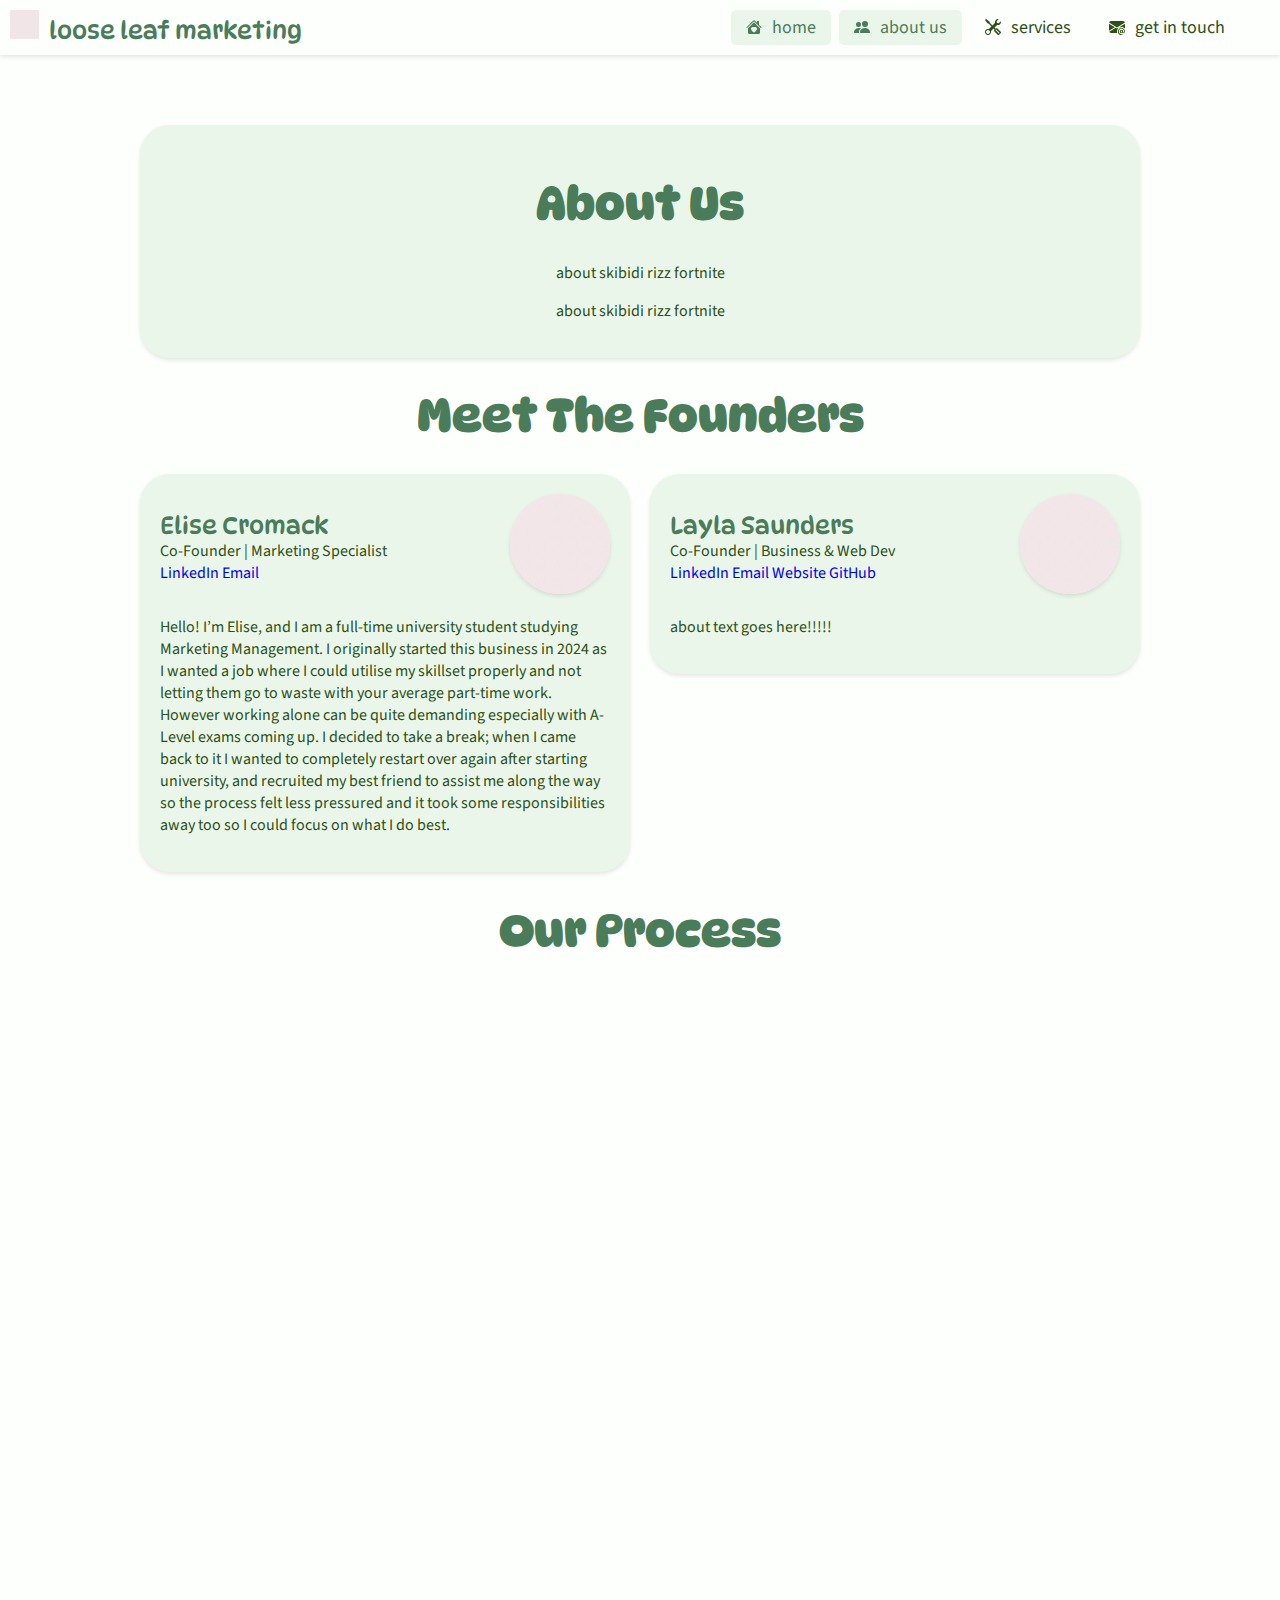
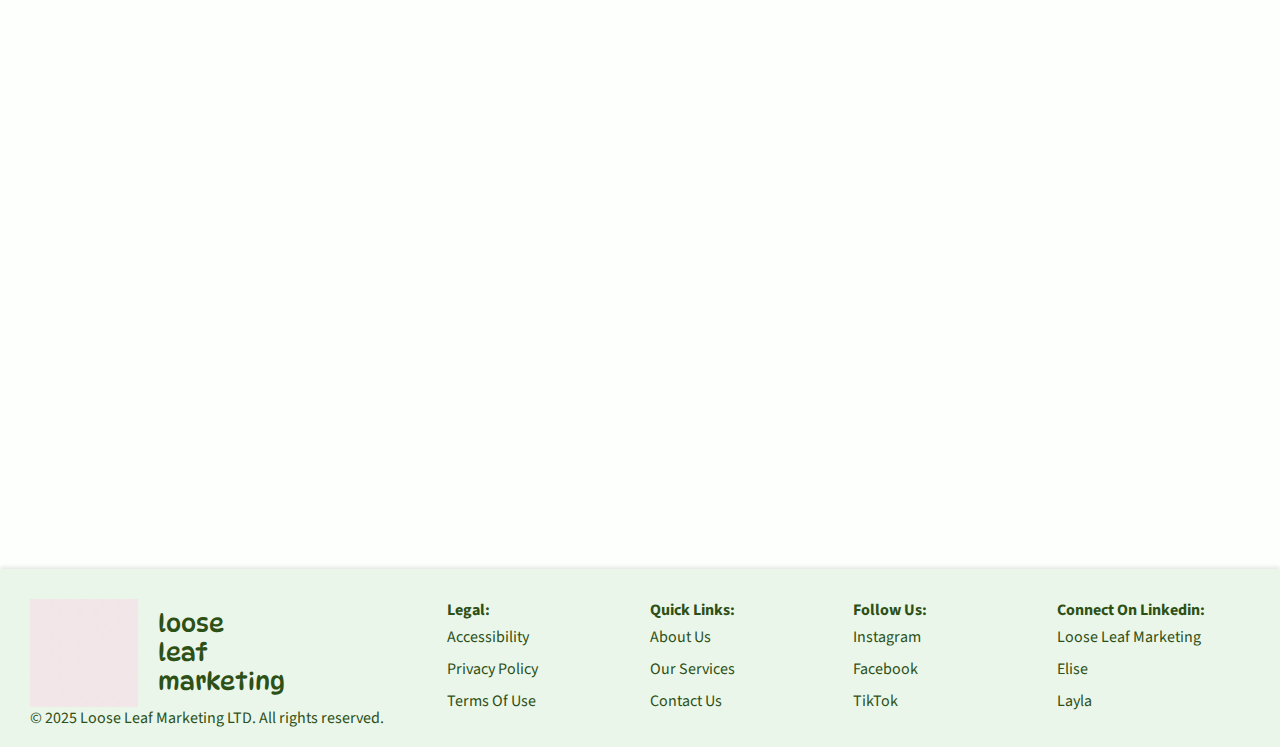
<file: about/index.html>
<!DOCTYPE html>
<html lang="en">
<head>
	<meta charset="UTF-8">
	<meta name="viewport" content="width=device-width, initial-scale=1.0">
	<link rel="stylesheet" href="/x/css/style.css" />
	<title>Loose Leaf Marketing</title>
</head>
<body>
<div id="header-placeholder"></div>

<main>
	<div class="start scroll-animate">
        <h1 class="title">About Us</h1>
        <p>about skibidi rizz fortnite</p>
        <p>about skibidi rizz fortnite</p>
    </div>
    <div class="heading scroll-animate"><h1 class="title">Meet The Founders</h1></div>
    <div class="container scroll-animate">
        <div class="left">
            <div class="card">
                <div class="container-noresize">
                    <div class="left-noresize-scale">
                        <span class="name">Elise Cromack</span><br>
                        <span class="job">Co-Founder | Marketing Specialist</span><br>
                        <a href="https://www.linkedin.com/in/elise-cromack-a5686b390/" class="button2">LinkedIn</a>
                        <a href="/x/contact.html" class="button2">Email</a>
                    </div>
                    <div class="right-noresize-scale">
                        <img src="/x/images/elise.png" alt="Founders" class="image-profile">
                    </div>
                </div>
                <p>
                    Hello! I’m Elise, and I am a full-time university student 
                    studying Marketing Management. I originally started this 
                    business in 2024 as I wanted a job where I could utilise 
                    my skillset properly and not letting them go to waste with 
                    your average part-time work. However working alone can be 
                    quite demanding especially with A-Level exams coming up. 
                    I decided to take a break; when I came back to it I wanted 
                    to completely restart over again after starting university, 
                    and recruited my best friend to assist me along the way so 
                    the process felt less pressured and it took some 
                    responsibilities away too so I could focus on what I do best.
                </p>
            </div>
        </div>
        <div class="right">
            <div class="card">
                <div class="container-noresize">
                    <div class="left-noresize-scale">
                        <span class="name">Layla Saunders</span><br>
                        <span class="job">Co-Founder | Business & Web Dev</span><br>
                        <a href="https://www.linkedin.com/in/laylasaunders/" class="button2">LinkedIn</a>
                        <a href="/x/contact.html" class="button2">Email</a>
                        <a href="https://www.laylasaunders.co.uk/" class="button2">Website</a>
                        <a href="https://github.com/laylasaunders07/" class="button2">GitHub</a>
                    </div>
                    <div class="right-noresize-scale">
                        <img src="/x/images/layla.png" alt="Founders" class="image-profile">
                    </div>
                </div>
                <p>
                    about text goes here!!!!!
                </p>
            </div>
        </div>
    </div>
    <div class="heading scroll-animate"><h1 class="title">Our Process</h1></div>
    <div class="container scroll-animate">
        <div class="left">
            <div class="container-noresize">
                <div class="left-noresize">
                    <div class="card">
                        <span class="name">Step 1: Consultation</span><br>
                        <p>
                        We begin by understanding your business needs and goals through a detailed consultation.
                        </p>
                    </div>
                </div>
                <div class="right-noresize">
                    <div class="card">
                        <span class="name">Step 1: Consultation</span><br>
                        <p>
                        We begin by understanding your business needs and goals through a detailed consultation.
                        </p>
                    </div>
                </div>
            </div>
        </div>
        <div class="right">
            <div class="container-noresize">
                <div class="left-noresize">
                    <div class="card">
                        <span class="name">Step 1: Consultation</span><br>
                        <p>
                        We begin by understanding your business needs and goals through a detailed consultation.
                        </p>
                    </div>
                </div>
                <div class="right-noresize">
                    <div class="card">
                        <span class="name">Step 1: Consultation</span><br>
                        <p>
                        We begin by understanding your business needs and goals through a detailed consultation.
                        </p>
                    </div>
                </div>
            </div>
        </div>
    </div>
    <div class="heading scroll-animate"><h1 class="title">What Makes Us Different?</h1></div>
    <div class="card scroll-animate">
        <p>We pride ourselves on our unique approach to marketing, focusing on personalized strategies and measurable results.
            We pride ourselves on our unique approach to marketing, focusing on personalized strategies and measurable results.
            We pride ourselves on our unique approach to marketing, focusing on personalized strategies and measurable results.
            We pride ourselves on our unique approach to marketing, focusing on personalized strategies and measurable results.
        </p>
    </div>
    <div class="heading scroll-animate"><h1 class="title">Our Approach</h1></div>
    <div class="container scroll-animate">
        <div class="left">
            <div class="container-noresize">
                <div class="left-noresize">
                    <div class="card">
                        <span class="name">Step 1: Consultation</span><br>
                        <p>
                        We begin by understanding your business needs and goals through a detailed consultation.
                        </p>
                    </div>
                </div>
                <div class="right-noresize">
                    <div class="card">
                        <span class="name">Step 1: Consultation</span><br>
                        <p>
                        We begin by understanding your business needs and goals through a detailed consultation.
                        </p>
                    </div>
                </div>
            </div>
        </div>
        <div class="right">
            <div class="container-noresize">
                <div class="left-noresize">
                    <div class="card">
                        <span class="name">Step 1: Consultation</span><br>
                        <p>
                        We begin by understanding your business needs and goals through a detailed consultation.
                        </p>
                    </div>
                </div>
                <div class="right-noresize">
                    <div class="card">
                        <span class="name">Step 1: Consultation</span><br>
                        <p>
                        We begin by understanding your business needs and goals through a detailed consultation.
                        </p>
                    </div>
                </div>
            </div>
        </div>
    </div>
    <div class="heading scroll-animate"><h1 class="title">Contact us</h1></div>
    <div class="start scroll-animate">
        <p>Ready to get your business on the map? Reach out now for a free consultation!</p><br>
        <a href="/contact/" class="button1">Contact Us</a>
    </div>
    <br><br>
</main>

<div id="footer-placeholder"></div>

<script src="/x/js/layout.js"></script>
<script src="/x/js/scroll-animation.js"></script>
</body>
</html>
</file>
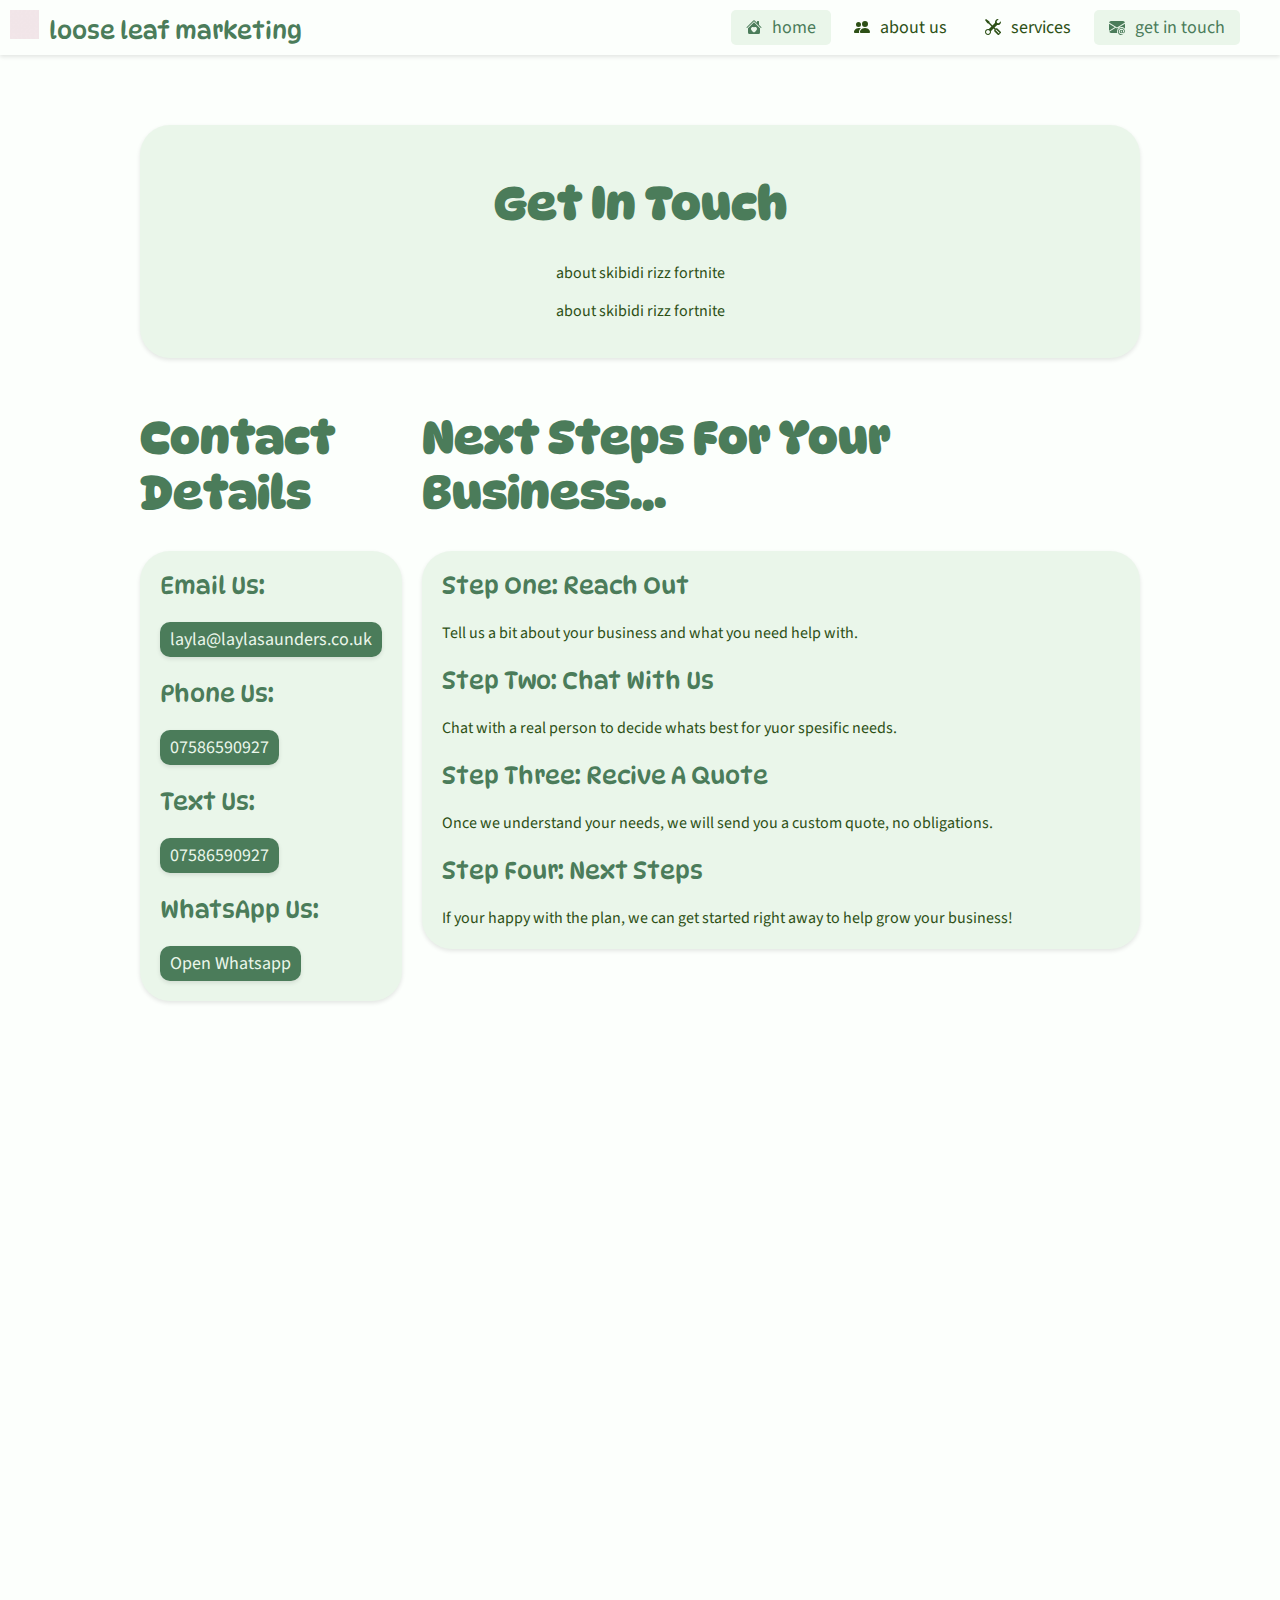
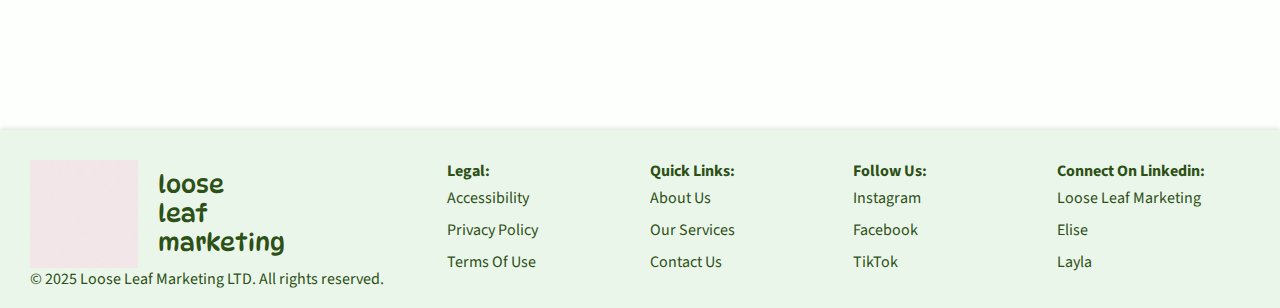
<file: contact/index.html>
<!DOCTYPE html>
<html lang="en">
<head>
	<meta charset="UTF-8">
	<meta name="viewport" content="width=device-width, initial-scale=1.0">
	<link rel="stylesheet" href="/x/css/style.css" />
	<title>Loose Leaf Marketing</title>
</head>
<body>
<div id="header-placeholder"></div>

<main>
    <div class="start scroll-animate">
        <h1 class="title">Get In Touch</h1>
        <p>about skibidi rizz fortnite</p>
        <p>about skibidi rizz fortnite</p>
    </div><br>
    <div class="container scroll-animate">
        <div class="left-scale">
            <div>
                <h1 class="title">Contact<br>Details</h1>
            </div>
            <div class="card">
                <span class="name">Email Us:</span><br><br>
                <div class="button1">
                    layla@laylasaunders.co.uk
                </div><br><br>
                <span class="name">Phone Us:</span><br><br>
                <div class="button1">
                    07586590927
                </div><br><br>
                <span class="name">Text Us:</span><br><br>
                <div class="button1">
                    07586590927
                </div><br><br>
                <span class="name">WhatsApp Us:</span><br><br>
                <div class="button1">
                    Open Whatsapp
                </div>
            </div>
        </div>
        <div class="right-scale">
            <div>
                <h1 class="title">Next Steps For Your Business...</h1>
            </div>
            <div class="card">
                <span class="name">Step One: Reach Out</span><br><br>
                <div class="">
                    Tell us a bit about your business and what you need help with.
                </div><br>
                <span class="name">Step Two: Chat With Us</span><br><br>
                <div class="">
                    Chat with a real person to decide whats best for yuor spesific needs.
                </div><br>
                <span class="name">Step Three: Recive A Quote</span><br><br>
                <div class="">
                    Once we understand your needs, we will send you a custom quote, no obligations.
                </div><br>
                <span class="name">Step Four: Next Steps</span><br><br>
                <div class="">
                    If your happy with the plan, we can get started right away to help grow your business!
                </div>
            </div>
        </div>
    </div>
    <div class="heading scroll-animate"><h1 class="title">Contact The Founders Directly</h1></div>
    <div class="container scroll-animate">
        <div class="left">
            <div class="card">
                <div class="container-noresize">
                    <div class="left-noresize-scale">
                        <span class="name">Elise Cromack</span><br>
                        <span class="job">Co-Founder | Marketing Specialist</span><br>
                        <a href="https://www.linkedin.com/in/elise-cromack-a5686b390/" class="button2">LinkedIn</a>
                        <a href="/x/contact.html" class="button2">Email</a>
                    </div>
                    <div class="right-noresize-scale">
                        <img src="/x/images/elise.png" alt="Founders" class="image-profile">
                    </div>
                </div>
            </div>
        </div>
        <div class="right">
            <div class="card">
                <div class="container-noresize">
                    <div class="left-noresize-scale">
                        <span class="name">Layla Saunders</span><br>
                        <span class="job">Co-Founder | Business & Web Dev</span><br>
                        <a href="https://www.linkedin.com/in/laylasaunders/" class="button2">LinkedIn</a>
                        <a href="/x/contact.html" class="button2">Email</a>
                        <a href="https://www.laylasaunders.co.uk/" class="button2">Website</a>
                        <a href="https://github.com/laylasaunders07/" class="button2">GitHub</a>
                    </div>
                    <div class="right-noresize-scale">
                        <img src="/x/images/layla.png" alt="Founders" class="image-profile">
                    </div>
                </div>
            </div>
        </div>
    </div>
    <div class="heading scroll-animate"><h1 class="title">Frequently Asked Questions</h1></div>
    <section class="faq scroll-animate">
        <details>
            <summary>What is your return policy?</summary>
            <p>We offer returns within 30 days of purchase with a valid receipt.</p>
        </details>

        <details>
            <summary>Do you ship internationally?</summary>
            <p>Yes, we ship worldwide. Shipping costs vary by location.</p>
        </details>

        <details>
            <summary>How can I contact support?</summary>
            <p>You can reach us at support@example.com.</p>
        </details>
    </section>
	<br><br>
</main>

<div id="footer-placeholder"></div>

<script src="/x/js/layout.js"></script>
<script src="/x/js/scroll-animation.js"></script>
</body>
</html>
</file>
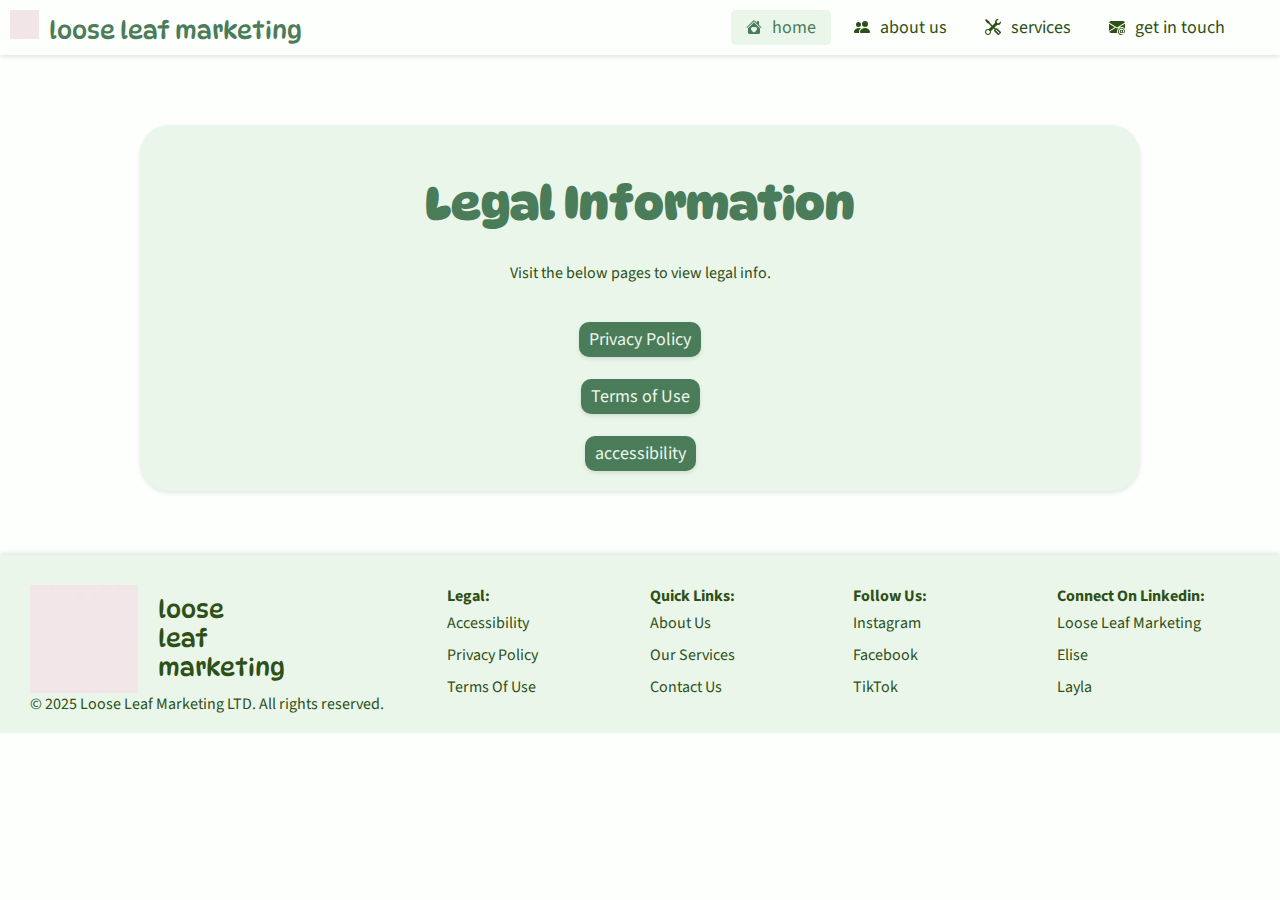
<file: legal/index.html>
<!DOCTYPE html>
<html lang="en">
<head>
	<meta charset="UTF-8">
	<meta name="viewport" content="width=device-width, initial-scale=1.0">
	<link rel="stylesheet" href="/x/css/style.css" />
	<title>Loose Leaf Marketing</title>
</head>
<body>
<div id="header-placeholder"></div>

<main>
	<div class="start">
        <h1 class="title">Legal Information</h1>
        <p>Visit the below pages to view legal info.</p><br>
        <a href="/legal/privacy/" class="button1">Privacy Policy</a><br><br>
        <a href="/legal/terms/" class="button1">Terms of Use</a><br><br>
        <a href="/legal/accessibility/" class="button1">accessibility</a>
    </div><br><br>
</main>

<div id="footer-placeholder"></div>

<script src="/x/js/layout.js"></script>
</body>
</html>
</file>
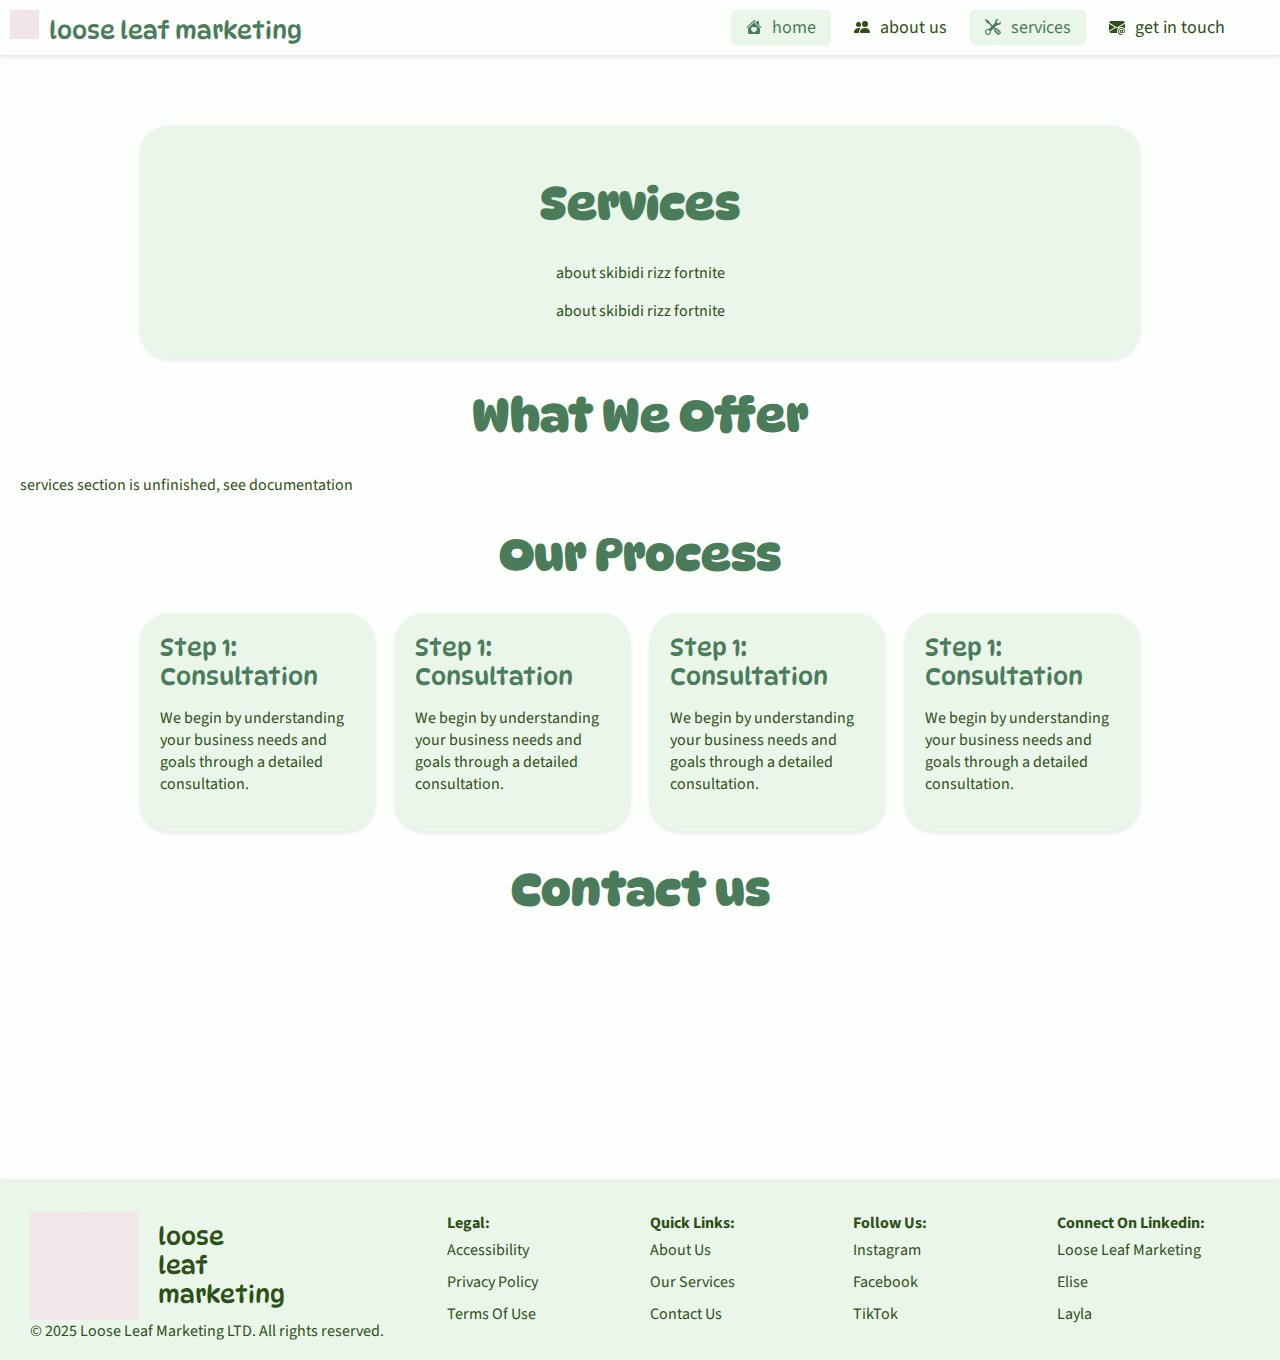
<file: services/index.html>
<!DOCTYPE html>
<html lang="en">
<head>
	<meta charset="UTF-8">
	<meta name="viewport" content="width=device-width, initial-scale=1.0">
	<link rel="stylesheet" href="/x/css/style.css" />
	<title>Loose Leaf Marketing</title>
</head>
<body>
<div id="header-placeholder"></div>

<main>
	<div class="start scroll-animate">
        <h1 class="title">Services</h1>
        <p>about skibidi rizz fortnite</p>
        <p>about skibidi rizz fortnite</p>
    </div>
    <div class="heading scroll-animate"><h1 class="title">What We Offer</h1></div>
    <div class="scroll-animate">
        services section is unfinished, see documentation
    </div>
    <div class="heading scroll-animate"><h1 class="title">Our Process</h1></div>
    <div class="container scroll-animate">
        <div class="left">
            <div class="container-noresize">
                <div class="left-noresize">
                    <div class="card">
                        <span class="name">Step 1: Consultation</span><br>
                        <p>
                        We begin by understanding your business needs and goals through a detailed consultation.
                        </p>
                    </div>
                </div>
                <div class="right-noresize">
                    <div class="card">
                        <span class="name">Step 1: Consultation</span><br>
                        <p>
                        We begin by understanding your business needs and goals through a detailed consultation.
                        </p>
                    </div>
                </div>
            </div>
        </div>
        <div class="right">
            <div class="container-noresize">
                <div class="left-noresize">
                    <div class="card">
                        <span class="name">Step 1: Consultation</span><br>
                        <p>
                        We begin by understanding your business needs and goals through a detailed consultation.
                        </p>
                    </div>
                </div>
                <div class="right-noresize">
                    <div class="card">
                        <span class="name">Step 1: Consultation</span><br>
                        <p>
                        We begin by understanding your business needs and goals through a detailed consultation.
                        </p>
                    </div>
                </div>
            </div>
        </div>
    </div>
    <div class="heading scroll-animate"><h1 class="title">Contact us</h1></div>
    <div class="start scroll-animate">
        <p>Ready to get your business on the map? Reach out now for a free consultation!</p><br>
        <a href="/contact/" class="button1">Contact Us</a>
    </div>
    <br><br>
</main>

<div id="footer-placeholder"></div>

<script src="/x/js/layout.js"></script>
<script src="/x/js/scroll-animation.js"></script>
</body>
</html>
</file>
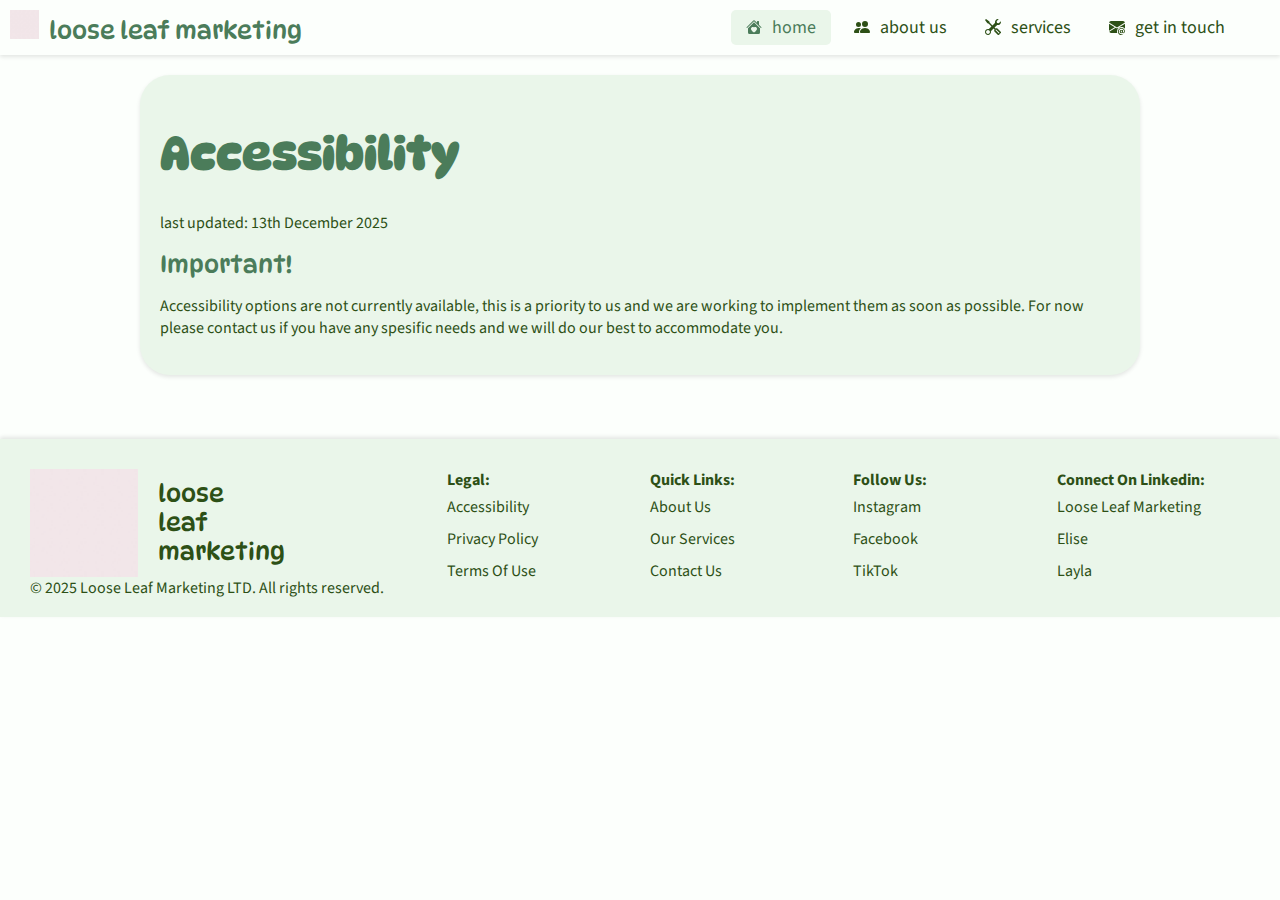
<file: legal/accessibility/index.html>
<!DOCTYPE html>
<html lang="en">
<head>
	<meta charset="UTF-8">
	<meta name="viewport" content="width=device-width, initial-scale=1.0">
	<link rel="stylesheet" href="/x/css/style.css" />
	<title>Loose Leaf Marketing</title>
</head>
<body>
<div id="header-placeholder"></div>

<main>
	<div class="card">
        <h1 class="title">Accessibility</h1>
        <p>
            last updated: 13th December 2025
        </p>
        <span class="name">Important!</span>
        <p>
            Accessibility options are not currently available, this is a 
            priority to us and we are working to implement them as soon 
            as possible. For now please contact us if you have any 
            spesific needs and we will do our best to accommodate you.
        </p>
    </div><br><br>
</main>

<div id="footer-placeholder"></div>

<script src="/x/js/layout.js"></script>
</body>
</html>
</file>
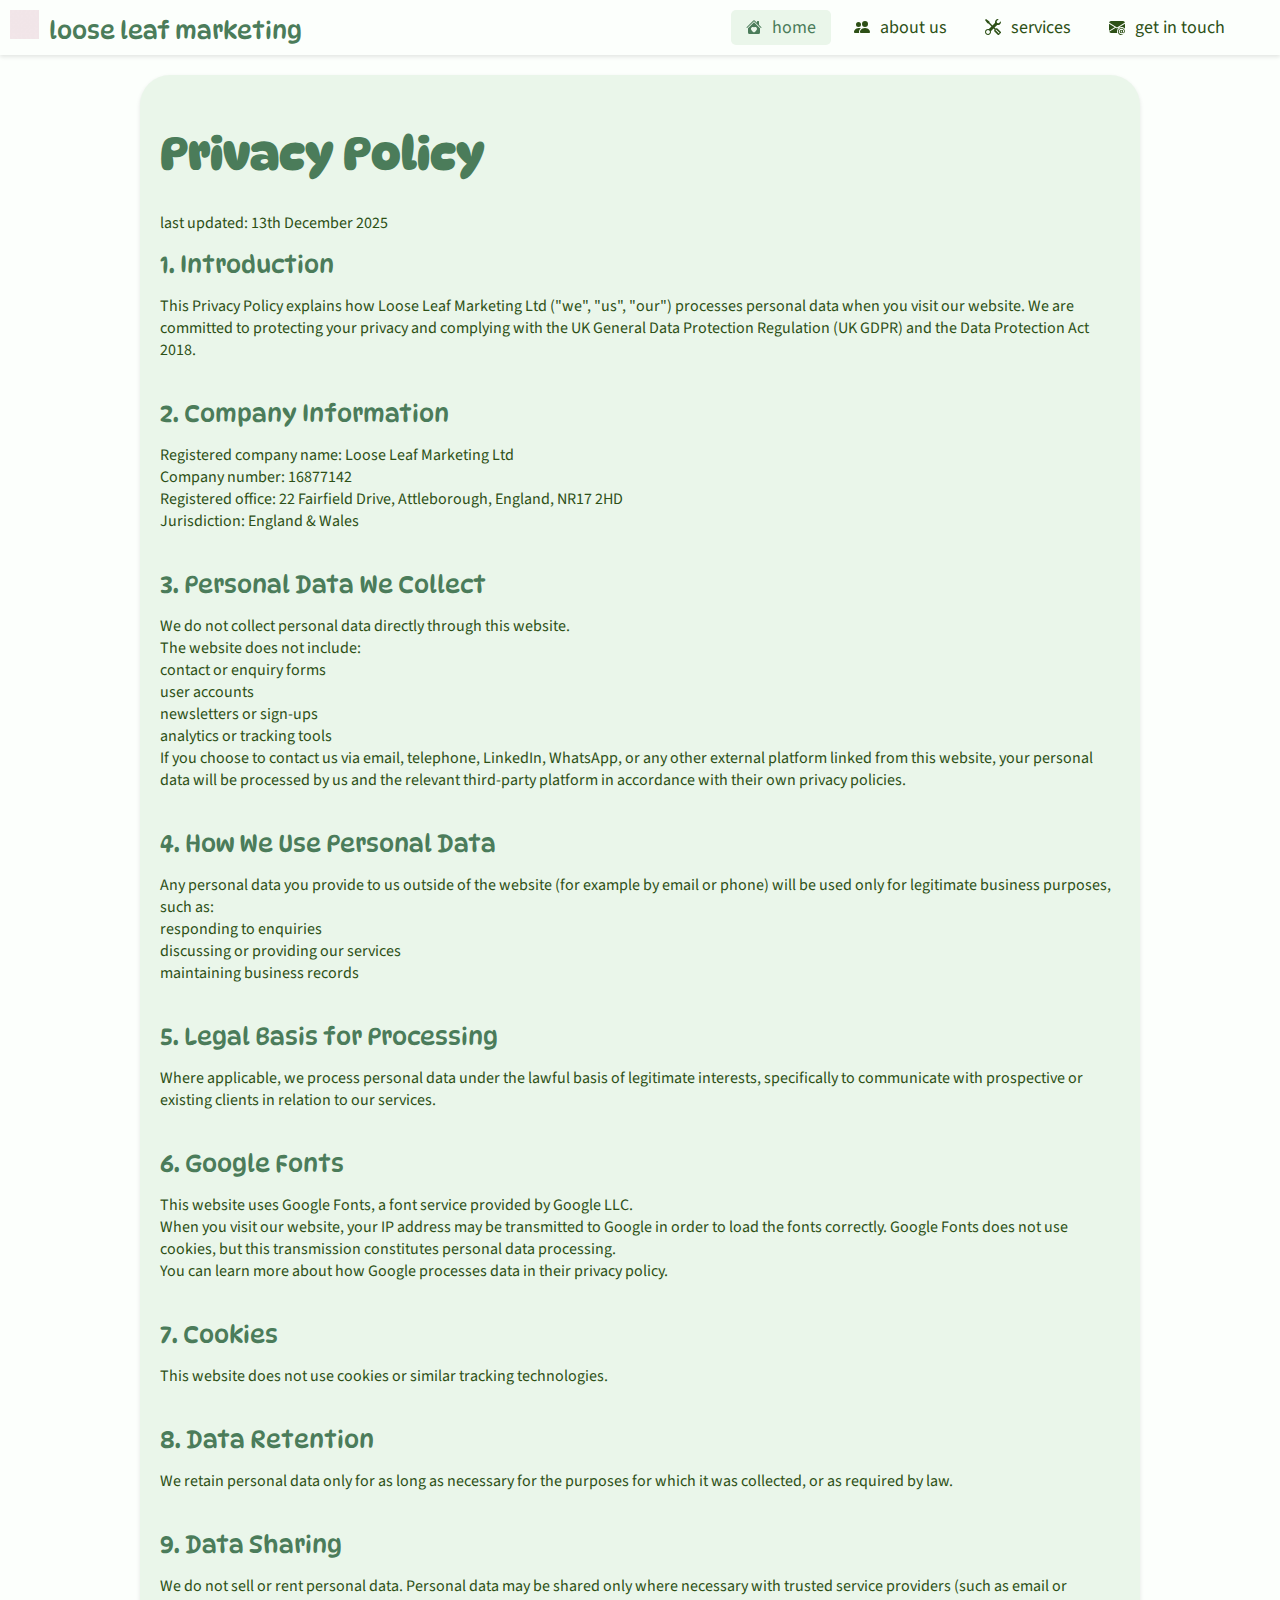
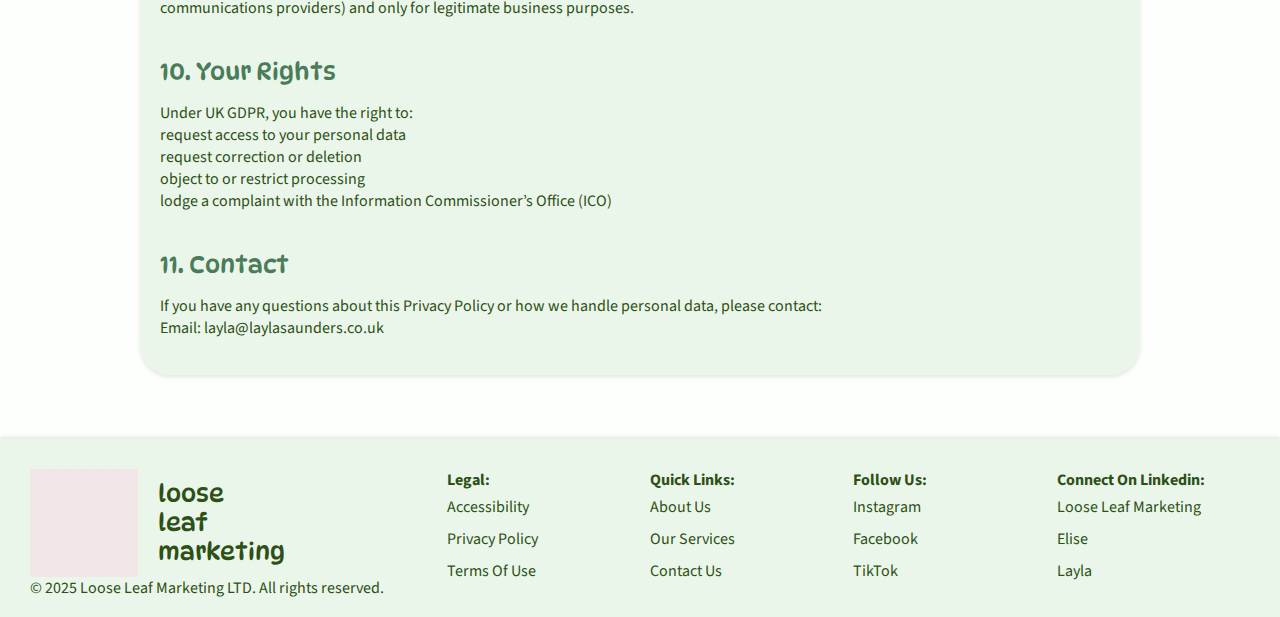
<file: legal/privacy/index.html>
<!DOCTYPE html>
<html lang="en">
<head>
	<meta charset="UTF-8">
	<meta name="viewport" content="width=device-width, initial-scale=1.0">
	<link rel="stylesheet" href="/x/css/style.css" />
	<title>Loose Leaf Marketing</title>
</head>
<body>
<div id="header-placeholder"></div>

<main>
	<div class="card">
        <h1 class="title">Privacy Policy</h1>
        <p>
            last updated: 13th December 2025
        </p>
        <span class="name">1. Introduction</span>
        <p>
            This Privacy Policy explains how Loose Leaf Marketing Ltd ("we", "us", "our") 
            processes personal data when you visit our website. We are committed 
            to protecting your privacy and complying with the UK General Data 
            Protection Regulation (UK GDPR) and the Data Protection Act 2018.
        </p><br>
        <span class="name">2. Company Information</span>
        <p>
            Registered company name: Loose Leaf Marketing Ltd<br>
            Company number: 16877142<br>
            Registered office: 22 Fairfield Drive, Attleborough, England, NR17 2HD<br>
            Jurisdiction: England & Wales
        </p><br>
        <span class="name">3. Personal Data We Collect</span>
        <p>
            We do not collect personal data directly through this website.<br>
            The website does not include:<br>
            contact or enquiry forms<br>
            user accounts<br>
            newsletters or sign‑ups<br>
            analytics or tracking tools<br>
            If you choose to contact us via email, telephone, LinkedIn, WhatsApp, 
            or any other external platform linked from this website, your personal 
            data will be processed by us and the relevant third‑party platform in 
            accordance with their own privacy policies.
        </p><br>
        <span class="name">4. How We Use Personal Data</span>
        <p>
            Any personal data you provide to us outside of the website (for example by 
            email or phone) will be used only for legitimate business purposes, such as:<br>
            responding to enquiries<br>
            discussing or providing our services<br>
            maintaining business records
        </p><br>
        <span class="name">5. Legal Basis for Processing</span>
        <p>
            Where applicable, we process personal data under the lawful basis of legitimate 
            interests, specifically to communicate with prospective or existing clients in 
            relation to our services.
        </p><br>
        <span class="name">6. Google Fonts</span>
        <p>
            This website uses Google Fonts, a font service provided by Google LLC.<br>
            When you visit our website, your IP address may be transmitted to Google in 
            order to load the fonts correctly. Google Fonts does not use cookies, but 
            this transmission constitutes personal data processing.<br>
            You can learn more about how Google processes data in their privacy policy.
        </p><br>
        <span class="name">7. Cookies</span>
        <p>
            This website does not use cookies or similar tracking technologies.
        </p><br>
        <span class="name">8. Data Retention</span>
        <p>
            We retain personal data only for as long as necessary for the 
            purposes for which it was collected, or as required by law.
        </p><br>
        <span class="name">9. Data Sharing</span>
        <p>
            We do not sell or rent personal data. Personal data may be shared only 
            where necessary with trusted service providers (such as email or 
            communications providers) and only for legitimate business purposes.
        </p><br>
        <span class="name">10. Your Rights</span>
        <p>
            Under UK GDPR, you have the right to:<br>
            request access to your personal data<br>
            request correction or deletion<br>
            object to or restrict processing<br>
            lodge a complaint with the Information Commissioner’s Office (ICO)
        </p><br>
        <span class="name">11. Contact</span>
        <p>
            If you have any questions about this Privacy Policy or how we handle personal data, please contact:<br>
            Email: layla@laylasaunders.co.uk
        </p>
    </div><br><br>
</main>

<div id="footer-placeholder"></div>

<script src="/x/js/layout.js"></script>
</body>
</html>
</file>
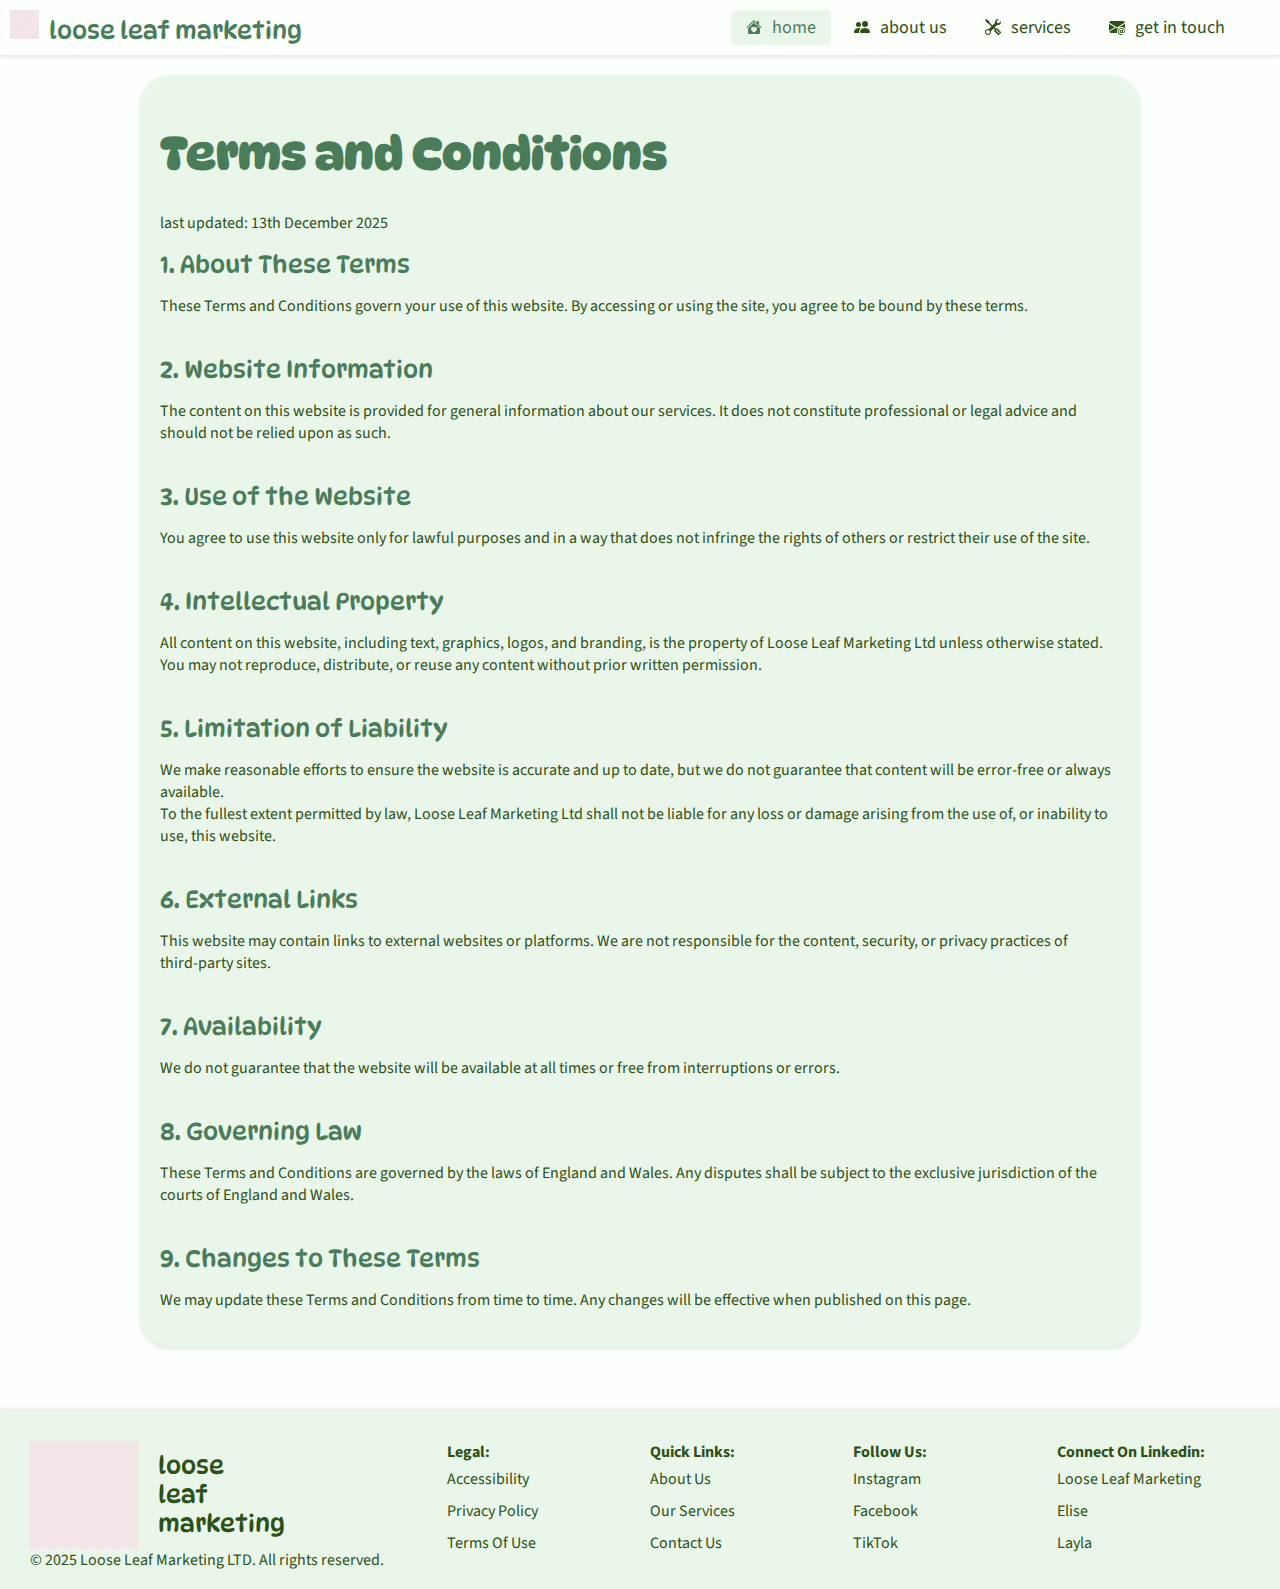
<file: legal/terms/index.html>
<!DOCTYPE html>
<html lang="en">
<head>
	<meta charset="UTF-8">
	<meta name="viewport" content="width=device-width, initial-scale=1.0">
	<link rel="stylesheet" href="/x/css/style.css" />
	<title>Loose Leaf Marketing</title>
</head>
<body>
<div id="header-placeholder"></div>

<main>
	<div class="card">
        <h1 class="title">Terms and Conditions</h1>
        <p>
            last updated: 13th December 2025
        </p>
        <span class="name">1. About These Terms</span>
        <p>
            These Terms and Conditions govern your use of this website. By 
            accessing or using the site, you agree to be bound by these terms.
        </p><br>
        <span class="name">2. Website Information</span>
        <p>
            The content on this website is provided for general information 
            about our services. It does not constitute professional or legal 
            advice and should not be relied upon as such.
        </p><br>
        <span class="name">3. Use of the Website</span>
        <p>
            You agree to use this website only for lawful purposes and in a 
            way that does not infringe the rights of others or restrict their use of the site.
        </p><br>
        <span class="name">4. Intellectual Property</span>
        <p>
            All content on this website, including text, graphics, logos, and branding, 
            is the property of Loose Leaf Marketing Ltd unless otherwise stated. You may not 
            reproduce, distribute, or reuse any content without prior written permission.
        </p><br>
        <span class="name">5. Limitation of Liability</span>
        <p>
            We make reasonable efforts to ensure the website is accurate and up to date, 
            but we do not guarantee that content will be error‑free or always available.<br>
            To the fullest extent permitted by law, Loose Leaf Marketing Ltd shall not be liable 
            for any loss or damage arising from the use of, or inability to use, this website.
        </p><br>
        <span class="name">6. External Links</span>
        <p>
            This website may contain links to external websites or platforms. We are not 
            responsible for the content, security, or privacy practices of third‑party sites.
        </p><br>
        <span class="name">7. Availability</span>
        <p>
            We do not guarantee that the website will be available at all times or 
            free from interruptions or errors.
        </p><br>
        <span class="name">8. Governing Law</span>
        <p>
            These Terms and Conditions are governed by the laws of England and Wales. Any disputes 
            shall be subject to the exclusive jurisdiction of the courts of England and Wales.
        </p><br>
        <span class="name">9. Changes to These Terms</span>
        <p>
            We may update these Terms and Conditions from time to time. Any changes will be effective when published on this page.
        </p>
    </div><br><br>
</main>

<div id="footer-placeholder"></div>

<script src="/x/js/layout.js"></script>
</body>
</html>
</file>
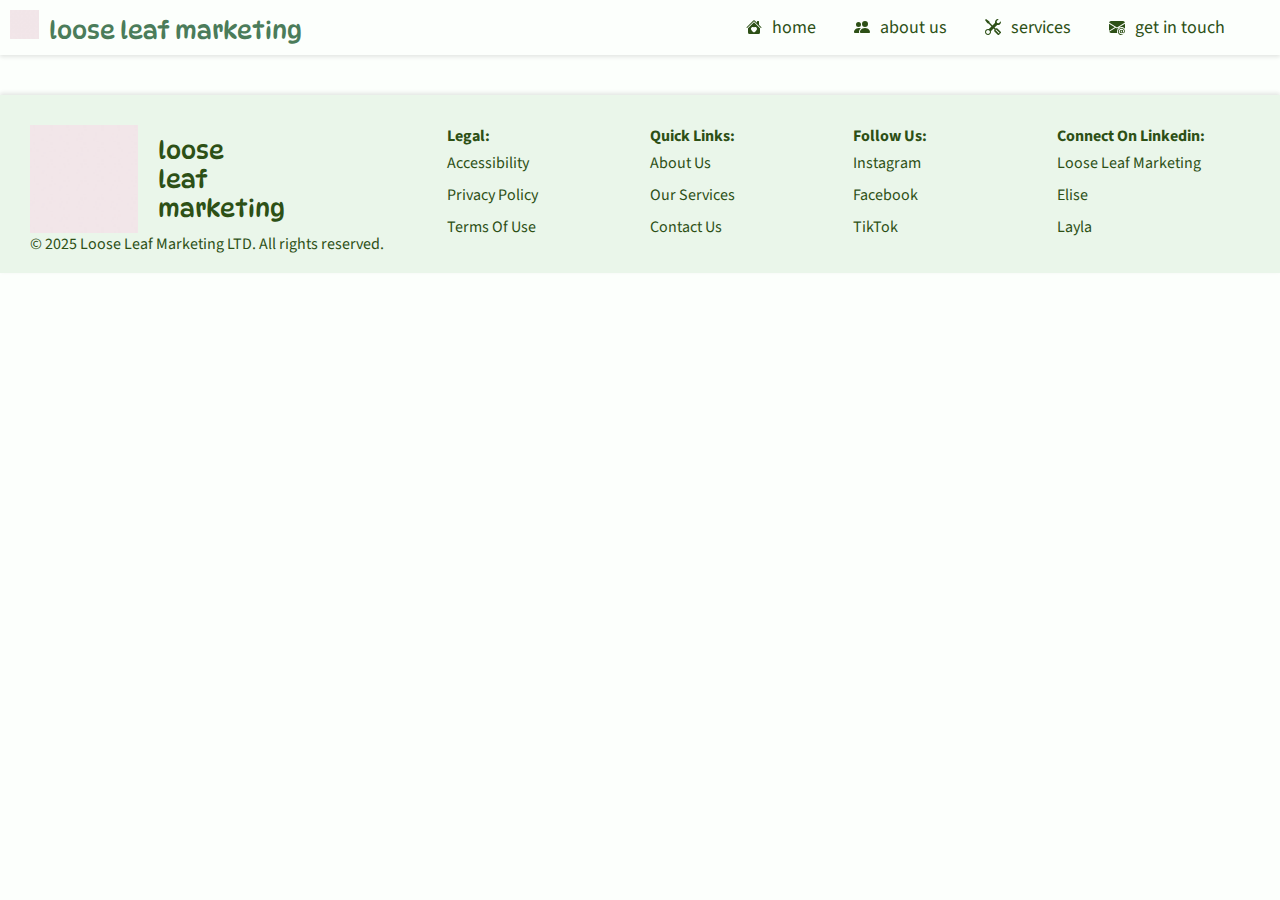
<file: x/helpers/layout.html>
<!DOCTYPE html>
<html lang="en">
<head>
    <meta charset="UTF-8">
    <meta name="viewport" content="width=device-width, initial-scale=1.0">
    <link rel="stylesheet" href="/x/css/style.css" />
    <title>Layout</title>
</head>
<body>
    <header>
        <div class = "header">
            <span class = "header-title"><a href="/"><img src="/x/images/icon.png" alt="Icon" class="header-image"> loose leaf marketing</a></span>
            <div class="header-links">
                <button class="hamburger">
                    <span></span>
                    <span></span>
                    <span></span>
                </button>
                <div class="header-nav">
                    <div class="header-link-wrapper">
                        <a href=/ class="header-link">
                            <svg xmlns="http://www.w3.org/2000/svg" width="16" height="16" fill="currentColor" class="bi bi-house-heart-fill" viewBox="0 0 16 16">
                                <path d="M7.293 1.5a1 1 0 0 1 1.414 0L11 3.793V2.5a.5.5 0 0 1 .5-.5h1a.5.5 0 0 1 .5.5v3.293l2.354 2.353a.5.5 0 0 1-.708.707L8 2.207 1.354 8.853a.5.5 0 1 1-.708-.707z"/>
                                <path d="m14 9.293-6-6-6 6V13.5A1.5 1.5 0 0 0 3.5 15h9a1.5 1.5 0 0 0 1.5-1.5zm-6-.811c1.664-1.673 5.825 1.254 0 5.018-5.825-3.764-1.664-6.691 0-5.018"/>
                            </svg>
                            home
                        </a>
                    </div>
                    <div class="header-link-wrapper">
                        <a href=/about class="header-link">
                            <svg xmlns="http://www.w3.org/2000/svg" width="16" height="16" fill="currentColor" class="bi bi-people-fill" viewBox="0 0 16 16">
                                <path d="M7 14s-1 0-1-1 1-4 5-4 5 3 5 4-1 1-1 1zm4-6a3 3 0 1 0 0-6 3 3 0 0 0 0 6m-5.784 6A2.24 2.24 0 0 1 5 13c0-1.355.68-2.75 1.936-3.72A6.3 6.3 0 0 0 5 9c-4 0-5 3-5 4s1 1 1 1zM4.5 8a2.5 2.5 0 1 0 0-5 2.5 2.5 0 0 0 0 5"/>
                            </svg>
                            about us
                        </a>
                    </div>
                    <div class="header-link-wrapper">
                        <a href=/services class="header-link">
                            <svg xmlns="http://www.w3.org/2000/svg" width="16" height="16" fill="currentColor" class="bi bi-tools" viewBox="0 0 16 16">
                                <path d="M1 0 0 1l2.2 3.081a1 1 0 0 0 .815.419h.07a1 1 0 0 1 .708.293l2.675 2.675-2.617 2.654A3.003 3.003 0 0 0 0 13a3 3 0 1 0 5.878-.851l2.654-2.617.968.968-.305.914a1 1 0 0 0 .242 1.023l3.27 3.27a.997.997 0 0 0 1.414 0l1.586-1.586a.997.997 0 0 0 0-1.414l-3.27-3.27a1 1 0 0 0-1.023-.242L10.5 9.5l-.96-.96 2.68-2.643A3.005 3.005 0 0 0 16 3q0-.405-.102-.777l-2.14 2.141L12 4l-.364-1.757L13.777.102a3 3 0 0 0-3.675 3.68L7.462 6.46 4.793 3.793a1 1 0 0 1-.293-.707v-.071a1 1 0 0 0-.419-.814zm9.646 10.646a.5.5 0 0 1 .708 0l2.914 2.915a.5.5 0 0 1-.707.707l-2.915-2.914a.5.5 0 0 1 0-.708M3 11l.471.242.529.026.287.445.445.287.026.529L5 13l-.242.471-.026.529-.445.287-.287.445-.529.026L3 15l-.471-.242L2 14.732l-.287-.445L1.268 14l-.026-.529L1 13l.242-.471.026-.529.445-.287.287-.445.529-.026z"/>
                            </svg>
                            services
                        </a>
                    </div>
                    <div class="header-link-wrapper">
                        <a href=/contact class="header-link">
                            <svg xmlns="http://www.w3.org/2000/svg" width="16" height="16" fill="currentColor" class="bi bi-envelope-at-fill" viewBox="0 0 16 16">
                                <path d="M2 2A2 2 0 0 0 .05 3.555L8 8.414l7.95-4.859A2 2 0 0 0 14 2zm-2 9.8V4.698l5.803 3.546zm6.761-2.97-6.57 4.026A2 2 0 0 0 2 14h6.256A4.5 4.5 0 0 1 8 12.5a4.49 4.49 0 0 1 1.606-3.446l-.367-.225L8 9.586zM16 9.671V4.697l-5.803 3.546.338.208A4.5 4.5 0 0 1 12.5 8c1.414 0 2.675.652 3.5 1.671"/>
                                <path d="M15.834 12.244c0 1.168-.577 2.025-1.587 2.025-.503 0-1.002-.228-1.12-.648h-.043c-.118.416-.543.643-1.015.643-.77 0-1.259-.542-1.259-1.434v-.529c0-.844.481-1.4 1.26-1.4.585 0 .87.333.953.63h.03v-.568h.905v2.19c0 .272.18.42.411.42.315 0 .639-.415.639-1.39v-.118c0-1.277-.95-2.326-2.484-2.326h-.04c-1.582 0-2.64 1.067-2.64 2.724v.157c0 1.867 1.237 2.654 2.57 2.654h.045c.507 0 .935-.07 1.18-.18v.731c-.219.1-.643.175-1.237.175h-.044C10.438 16 9 14.82 9 12.646v-.214C9 10.36 10.421 9 12.485 9h.035c2.12 0 3.314 1.43 3.314 3.034zm-4.04.21v.227c0 .586.227.8.581.8.31 0 .564-.17.564-.743v-.367c0-.516-.275-.708-.572-.708-.346 0-.573.245-.573.791"/>
                            </svg>
                            get in touch
                        </a>
                    </div>
                </div>
            </div>
            </span>
        </div>
    </header>

    <main>
        <!-- Content will go here -->
    </main>

    <footer class="footer">
        <div class="footer-container">
            <div class="footer-left">
                <div class="footer-logo-text">
                    <img src="/x/images/icon.png" alt="Icon" class="footer-image">
                    <span class="footer-title">loose<br>leaf<br>marketing</span>
                </div>
                <a class="footer-text" href="https://find-and-update.company-information.service.gov.uk/company/16877142"
                        target="_blank" rel="noopener noreferrer">&copy; 2025 Loose Leaf Marketing LTD. All rights reserved.</a>
            </div>
            <div class="footer-right">
                <div class="footer-links-container">
                    <div class="footer-column">
                        <b>Legal:</b>
                        <a href="/legal/accessibility/">Accessibility</a>
                        <a href="/legal/privacy/">Privacy Policy</a>
                        <a href="/legal/terms/">Terms Of Use</a>
                    </div>
                    <div class="footer-column">
                        <b>Quick Links:</b>
                        <a href="/about/">About Us</a>
                        <a href="/services/">Our Services</a>
                        <a href="/contact/">Contact Us</a>
                    </div>
                    <div class="footer-column">
                        <b>Follow Us:</b>
                        <a href="https://www.instagram.com/looseleafmarketing/"
                        target="_blank" rel="noopener noreferrer">Instagram</a>
                        <a href="https://www.facebook.com/looseleafmarketing/"
                        target="_blank" rel="noopener noreferrer">Facebook</a>
                        <a href="https://www.tiktok.com/looseleafmarketing/"
                        target="_blank" rel="noopener noreferrer">TikTok</a>
                    </div>
                    <div class="footer-column">
                        <b>Connect On Linkedin:</b>
                        <a href="https://www.linkedin.com/in/looseleafmarketing/"
                        target="_blank" rel="noopener noreferrer">Loose Leaf Marketing</a>
                        <a href="https://www.linkedin.com/in/elise-cromack-a5686b390/"
                        target="_blank" rel="noopener noreferrer">Elise</a>
                        <a href="https://www.linkedin.com/in/laylasaunders/"
                        target="_blank" rel="noopener noreferrer">Layla</a>
                    </div>
                </div>
            </div>
        </div>
    </footer>
</body>
</html>
</file>
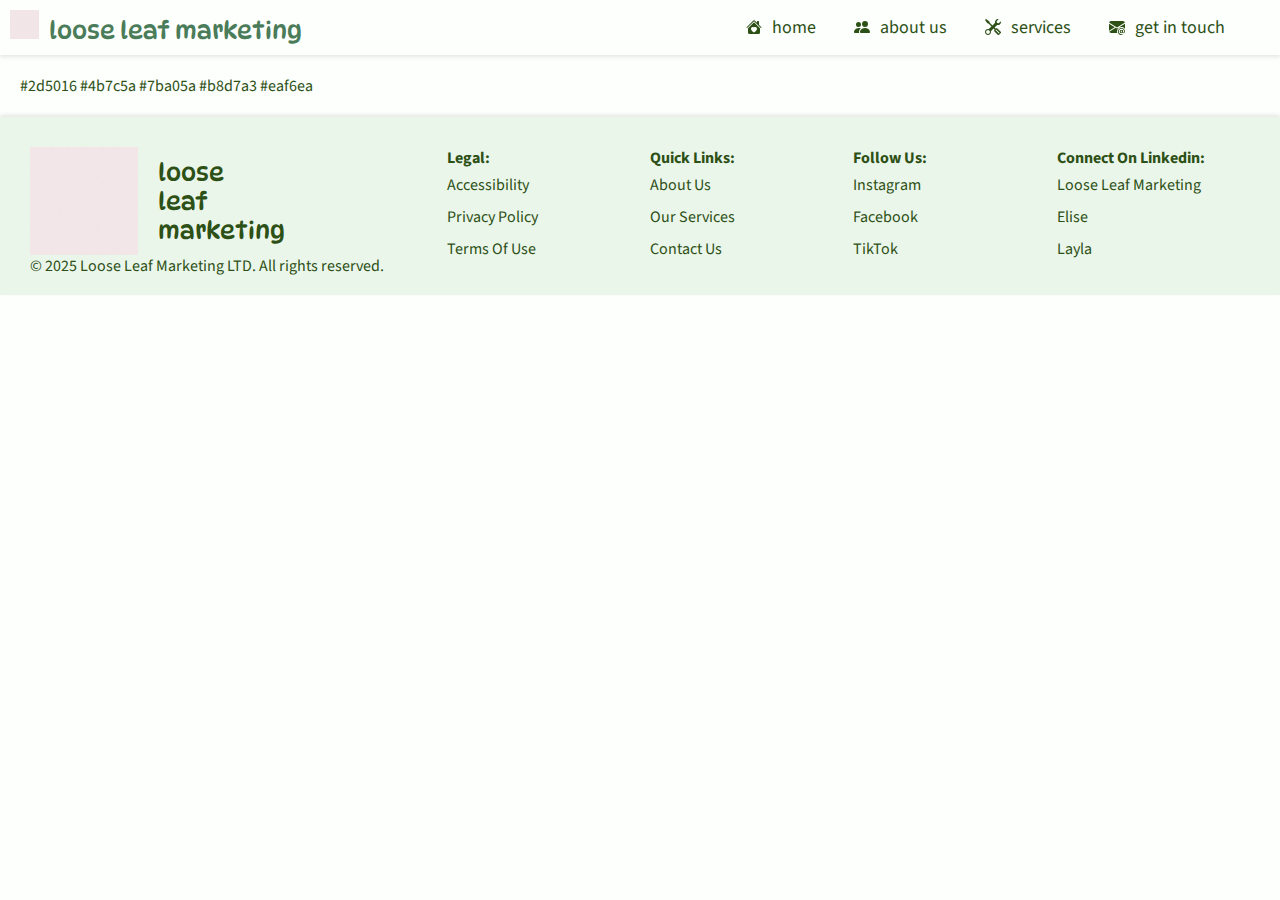
<file: x/helpers/template.html>
<!DOCTYPE html>
<html lang="en">
<head>
	<meta charset="UTF-8">
	<meta name="viewport" content="width=device-width, initial-scale=1.0">
	<link rel="stylesheet" href="/x/css/style.css" />
	<title>Loose Leaf Marketing</title>
</head>
<body>
<div id="header-placeholder"></div>

<main>
	#2d5016
	#4b7c5a
	#7ba05a
	#b8d7a3
	#eaf6ea
</main>

<div id="footer-placeholder"></div>

<script src="/x/js/layout.js"></script>
</body>
</html>
</file>
<file: x/css/style.css>
/* Imports */

@import url('https://fonts.googleapis.com/css2?family=DynaPuff:wght@400&display=swap');
@import url('https://fonts.googleapis.com/css2?family=Source+Sans+3:wght@400&display=swap');

/* Variables */

:root {
    --background: #fcfffc;
    --foreground: #eaf6ea;
    --darker: #b8d7a3;
    --darkest: #7ba05a;
    --title: #4b7c5a;
    --text: #2d5016;
    --link: #0000EE;
}

/* General */

* {
    box-sizing: border-box;
}

body {
    font-family: 'Source Sans 3', sans-serif;
    background-color: var(--background);
    color: var(--text);
    margin: 0;
    min-height: 100vh; /* Make body at least full viewport height */
    overflow-y: scroll; /* Make body scrollable */
    display: flex;
    flex-direction: column;
}

main {
    padding: 20px;
}

.title {
    font-family: 'DynaPuff', cursive;
    font-size: 46px;
    color: var(--title);
}

.heading {
    text-align: center;
}

.start {
    max-width: 1000px;
    background-color: var(--foreground);
    margin: auto;
    margin-top: 50px;
    padding: 20px;
    border-radius: 30px;
    box-shadow: 0 2px 4px rgba(0, 0, 0, 0.1);
    text-align: center;
    transition: transform 0.3s ease, box-shadow 0.3s ease;
}

div.start:hover {
    transform: translateY(-5px);
    box-shadow: 0 4px 8px rgba(0, 0, 0, 0.2);
    transition: transform 0.3s ease, box-shadow 0.3s ease;
}

.card {
    background-color: var(--foreground);
    border-radius: 30px;
    padding: 20px;
    box-shadow: 0 2px 4px rgba(0, 0, 0, 0.1);
    text-align: left;
    max-width: 1000px;
    margin: auto;
    transition: transform 0.3s ease, box-shadow 0.3s ease;
}

div.card:hover {
    transform: translateY(-5px);
    box-shadow: 0 4px 8px rgba(0, 0, 0, 0.2);
    transition: transform 0.3s ease, box-shadow 0.3s ease;
}

.full-page {
    height: 100vh;
    background-color: var(--foreground); 
    display: flex;
    flex-direction: column;
    justify-content: space-between;
    align-items: center;
    padding-bottom: 20px;
}

.full-page-content {
    text-align: center;
    display: flex;
    flex-direction: column;
    align-items: center; /* To center the buttons themselves */
    justify-content: center;
    flex-grow: 1;
}

.full-page p {
    max-width: 600px;
    text-align: center;
    padding: 20px;
}

.name {
    font-family: dynaPuff;
    font-size: 24px;
    color: var(--title);
}

.faq details {
    background-color: var(--foreground);
    border-radius: 30px;
    padding: 20px;
    box-shadow: 0 2px 4px rgba(0, 0, 0, 0.1);
    text-align: center;
    margin: auto;
    margin-bottom: 20px;
    max-width: 1000px;
    transition: transform 0.3s ease, box-shadow 0.3s ease;
}

.faq details:hover {
    transform: translateY(-5px);
    box-shadow: 0 4px 8px rgba(0, 0, 0, 0.2);
    transition: transform 0.3s ease, box-shadow 0.3s ease;
}

.faq summary {
    cursor: pointer;
    font-size: 24px;
    color: var(--title);
}

.faq summary::-webkit-details-marker {
  display: none; /* hides the default arrow if you don't want it */
}

.image {
    max-width: 100%;
    height: auto;
    border-radius: 30px;
    box-shadow: 0 2px 4px rgba(0, 0, 0, 0.1);
    transition: transform 0.3s ease, box-shadow 0.3s ease;
}

.image:hover {
    transform: translateY(-5px);
    box-shadow: 0 4px 8px rgba(0, 0, 0, 0.2);
    transition: transform 0.3s ease, box-shadow 0.3s ease;
}

.image-profile {
    width: 100px;
    height: auto;
    border-radius: 100px;
    box-shadow: 0 2px 4px rgba(0, 0, 0, 0.1);
    transition: transform 0.3s ease, box-shadow 0.3s ease;
}

.image-profile:hover {
    transform: translateY(-5px);
    box-shadow: 0 4px 8px rgba(0, 0, 0, 0.2);
    transition: transform 0.3s ease, box-shadow 0.3s ease;
}

.button1 {
    background-color: var(--title);
    color: var(--foreground);
    border: none;
    border-radius: 10px;
    padding: 5px 10px;
    font-size: 18px;
    cursor: pointer;
    box-shadow: 0 2px 4px rgba(0, 0, 0, 0.1);
    transition: color 0.3s ease, background-color 0.3s ease, transform 0.3s ease, box-shadow 0.3s ease;
    text-decoration: none; /* For anchor styled as button */
    display: inline-block; /* For anchor styled as button */
}

.button1:hover {
    color: var(--background);
    background-color: var(--text);
    transform: translateY(-5px);
    box-shadow: 0 4px 8px rgba(0, 0, 0, 0.2);
}

.button2 {
    color: var(--link);
    border: none;
    cursor: pointer;
    transition: color 0.3s ease, background-color 0.3s ease;
    text-decoration: none; /* For anchor styled as button */
    display: inline-block; /* For anchor styled as button */
}

.button2:hover {
    color: var(--text);
    transition: color 0.3s ease, background-color 0.3s ease;
}

/* Double */

.container{
    display: flex;
    max-width: 1000px;
    margin: auto;
    gap: 20px;
}

.left{
    flex: 1;
    gap: 20px;
}
.right{
    flex: 1;
    gap: 20px;
}

.container-noresize{
    display: flex;
    max-width: 1000px;
    margin: auto;
    gap: 20px;
    align-items: center; /* Vertically center items */
}

.left-noresize{
    flex: 1;
}
.right-noresize{
    flex: 1;
}

.left-noresize-scale{
    width: fit-content;
}
.right-noresize-scale{
    width: max-content;
}

.left-scale{
    width: fit-content;
}
.right-scale{
    width: max-content
}

.left-noresize-scale {
    flex: 1; /* Allow text column to grow */
}

.right-noresize-scale {
    flex: 0 0 auto; /* Image column takes space of its content */
    text-align: right;
}

/* Header */

.header {
    background-color: var(--background);
    padding: 10px;
    padding-right: 40px;
    display: flex;
    align-items: center;
    justify-content: space-between;
    box-shadow: 0 2px 4px rgba(0, 0, 0, 0.1);
    position: relative;
    z-index: 1;
}

.header-image {
    max-height: 1.2em;
    width: auto;
    margin-right: 5px;
}

.header-title {
    font-family: 'DynaPuff', cursive;
    font-size: 24px;
    color: var(--title);
}

.header-title a {
    text-decoration: none;
    color: inherit;
}

.header-links {
    display: flex;
    justify-content: flex-end; /* Right align the links */
    align-items: center;
}

.header-link-wrapper {
    display: inline-block;
}

.header-link-wrapper + .header-link-wrapper {
    margin-left: 5px; /* Spacing between buttons */
}

.header-link {
    text-decoration: none;
    color: var(--text);
    font-size: 18px;
    border-radius: 5px; /* Rounded corners */
    transition: background-color 0.3s ease, color 0.3s ease, transform 0.3s ease; /* Smooth transition for all properties */
    display: inline-block; /* Make it a block-level element for transform */
    padding: 5px 15px; /* Added padding */
}

.header-link svg {
    vertical-align: -2px;
    margin-right: 6px;
}

.header-link:hover {
    background-color: var(--foreground);
    color: var(--title); /* Change text color on hover */
    transform: translateY(-3px); /* Move up slightly on hover */
}

.header-link.active {
    background-color: var(--foreground);
    color: var(--title);
    transform: none;
}

/* Footer */

footer {
    background-color: var(--foreground);
    box-shadow: 0 -2px 4px rgba(0, 0, 0, 0.1);
}

.footer-placeholder {
    margin-top: auto; /* Pushes footer to the bottom */
}

.footer-container {
    display: flex;
    padding: 10px;
}

.footer-left {
    flex: 1;
    display: flex;
    flex-direction: column;
    align-items: flex-start;
}

.footer-logo-text {
    display: flex;
    align-items: center;
}

.footer-right {
    flex: 2;
    padding: 20px;
}

.footer-image {
    max-height: 128px;
    width: auto;
    vertical-align: middle;
    padding-left: 20px;
    padding-right: 20px;
    padding-top: 20px;
}

.footer-links-container {
    display: flex;
}

.footer-column {
    flex: 1;
    padding: 0 10px;
}

.footer-column a {
    display: block;
    text-decoration: none;
    color: var(--text);
    padding: 5px 0;
}

.footer-text {
    margin-left: 20px;
    text-decoration: none;
    color: var(--text);
}

.footer-title {
    font-family: 'DynaPuff', cursive;
    font-size: 24px;
    margin-top: 20px;
}

.footer-title a {
    text-decoration: none;
    color: inherit;
}

/* Testimonial Carousel */

.testimonial-container {
    max-width: 1000px;
    margin: 50px auto;
    background-color: var(--foreground);
    padding: 20px;
    border-radius: 30px;
    box-shadow: 0 2px 4px rgba(0, 0, 0, 0.1);
    text-align: center;
    transition: transform 0.3s ease, box-shadow 0.3s ease;
}

div.testimonial-container:hover {
    transform: translateY(-5px);
    box-shadow: 0 4px 8px rgba(0, 0, 0, 0.2);
    transition: transform 0.3s ease, box-shadow 0.3s ease;
}

.testimonial-wrapper {
    position: relative; /* For button positioning */
    max-width: 1000px;
    margin: auto;
}

.testimonial-carousel {
    max-width: 800px; /* The viewport for the text */
    margin: auto; /* Center the viewport within the wrapper */
    overflow: hidden;
}

.testimonial-slides {
    display: flex;
    transition: transform 0.5s ease-in-out;
}

.testimonial-slide {
    min-width: 100%;
    box-sizing: border-box;
    padding: 20px;
}

/* Testimonial Slide Layout */
.testimonial-slide-container {
    display: flex;
    gap: 20px;
    width: 100%;
    align-items: center;
}

.testimonial-slide-left {
    flex-basis: 200px;
    flex-grow: 0;
    flex-shrink: 0;
}

.testimonial-slide-right {
    flex: 1;
    text-align: left;
}

.carousel-button {
    position: absolute;
    top: 50%;
    transform: translateY(-50%);
    background-color: var(--title);
    color: white;
    border: none;
    padding: 10px 15px;
    cursor: pointer;
    border-radius: 50%;
    font-size: 18px;
    z-index: 1;
    transition: transform 0.3s ease, box-shadow 0.3s ease, background-color 0.3s ease;
}

.carousel-button.prev {
    left: 10px;
}

.carousel-button.next {
    right: 10px;
}

.carousel-button:hover {
    background-color: var(--text);
    transform: translateY(-50%) translateY(-8px);
    box-shadow: 0 4px 8px rgba(0, 0, 0, 0.2);
    color: var(--background);
}

/* Mobile styles for left right containers */

@media (max-width: 768px) {
    .container {
        flex-direction: column;
    }

    .left, .right {
        width: 100%;
    }

    .left-scale, .right-scale {
        width: 100%;
        text-align: center;
    }

    .testimonial-slide-container {
        flex-direction: column;
        gap: 0;
        justify-content: flex-start;
    }

    .testimonial-slide-left {
        flex-basis: auto; /* Reset flex-basis for column layout */
        margin-bottom: 20px; 
    }

    .testimonial-slide-right {
        text-align: center;
    }

    .carousel-button {
        top: 80px;
    }
    .carousel-button.prev {
        left: calc(50% - 140px);
    }
    .carousel-button.next {
        left: calc(50% + 100px);
        right: auto;
    }

    /* Footer mobile styling */
    .footer-container {
        flex-direction: column;
        align-items: flex-start; /* Left-align items when stacked */
    }

    .footer-left, .footer-right {
        flex: none; /* Remove flex sizing */
        width: 100%; /* Take full width */
        padding: 10px 0; /* Adjust padding */
    }

    .footer-right {
        padding-left: 20px;
    }

    .footer-left {
        align-items: flex-start; /* Left-align content in footer-left */
    }
    
    .footer-logo-text {
        justify-content: flex-start; /* Left-align the logo and text */
    }

    .footer-links-container {
        flex-direction: column; /* Stack columns */
        width: 100%;
    }

    .footer-column {
        width: 100%; /* Ensure full width when stacked */
        padding: 10px 0; /* Adjust padding */
        text-align: left; /* Ensure text is left-aligned */
    }
}

/* Hamburger Menu */
.hamburger {
    display: none;
    cursor: pointer;
    padding: 15px;
    background: none;
    border: none;
}

.hamburger span {
    display: block;
    width: 25px;
    height: 3px;
    margin: 5px 0;
    background-color: var(--text);
    transition: background-color 0.3s ease, transform 0.3s ease;
}

/* mobile styles for header */

@media (max-width: 768px) {
    .header .header-links > .header-link-wrapper {
        display: none;
    }

    .hamburger {
        display: block;
    }

    /* Hamburger animation */
    .hamburger.is-active span:nth-child(1) {
        transform: translateY(8px) rotate(45deg);
    }

    .hamburger.is-active span:nth-child(2) {
        opacity: 0;
    }

    .hamburger.is-active span:nth-child(3) {
        transform: translateY(-8px) rotate(-45deg);
    }

    .header-nav {
        flex-direction: column;
        position: absolute;
        top: 100%;
        right: 0;
        background: var(--background);
        width: 100%;
        box-shadow: 0 4px 8px rgba(0,0,0,0.1);
        z-index: 10;
        max-height: 0;
        overflow: hidden;
        transition: max-height 0.3s ease-out;
    }
    
    .header-nav.is-active {
        max-height: 500px; /* A large enough value to show all links */
    }
    
    .header-nav .header-link-wrapper {
        display: block;
        width: 100%;
        text-align: center;
        padding: 10px 0;
        margin: 0;
    }

    .header-nav .header-link {
        display: block;
        padding: 15px;
        transition: background-color 0.3s ease, color 0.3s ease, border-radius 0.3s ease, margin 0.3s ease;
    }

    .header-nav .header-link:hover,
    .header-nav .header-link.active {
        background-color: var(--foreground); /* Applying hover/active background */
        color: var(--title); /* Applying hover/active text color */
        border-radius: 20px;
        margin: 0 10px; /* Adding horizontal margin */
    }

    .image {
        width: 100%;
    }
}

/* Load in effects */

@keyframes load-in {
    from {
        opacity: 0;
        transform: translateY(20px);
    }
    to {
        opacity: 1;
        transform: translateY(0);
    }
}

.full-page-content .title,
.full-page-content p,
.full-page-content .button1,
.scroll-for-more {
    animation-name: load-in;
    animation-duration: 0.7s;
    animation-fill-mode: both;
    animation-timing-function: ease-out;
}

.full-page-content .title {
    animation-delay: 0.2s;
}

.full-page-content p {
    animation-delay: 0.4s;
}

.full-page-content .button1 {
    animation-delay: 0.6s;
}

.scroll-for-more {
    animation-delay: 0.8s;
}

/* Scroll-triggered animations */
.scroll-animate {
    opacity: 0;
    transform: translateY(30px);
    transition: opacity 0.6s ease-out, transform 0.6s ease-out, box-shadow 0.3s ease;
}

.scroll-animate.visible {
    opacity: 1;
    transform: translateY(0);
}
</file>
